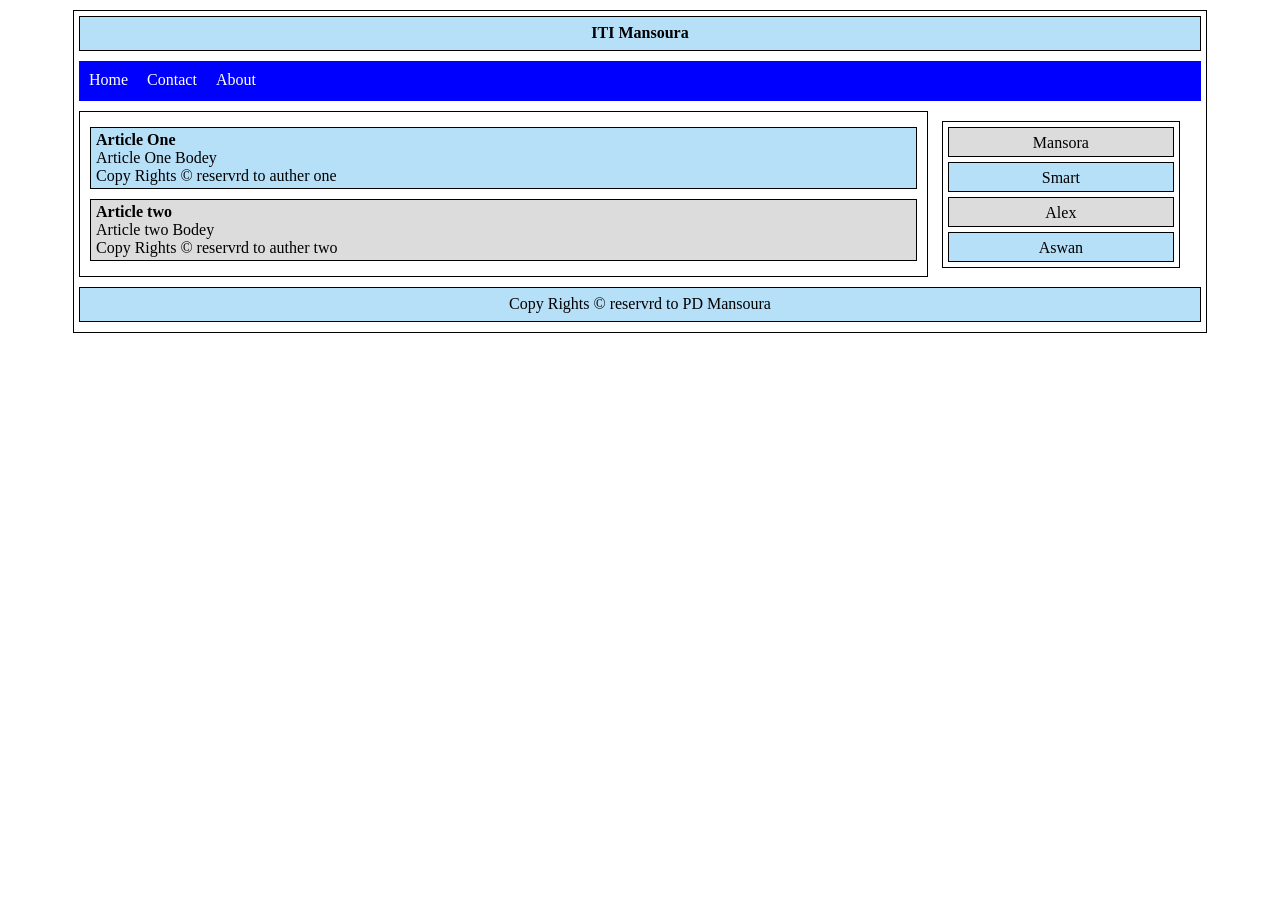
<file: lab1/lab1.1/index.html>
<!DOCTYPE html>
<html lang="en">
<head>
    <meta charset="UTF-8">
    <meta name="viewport" content="width=device-width, initial-scale=1.0">
    <link href="./index.css" rel="stylesheet">
    <title>lab1.1</title>
</head>
<body>
    <main>
        <header>
            ITI Mansoura
        </header>
        <nav>
            <a class="inlineBlock">Home</a>
            <a class="inlineBlock">Contact</a>
            <a class="inlineBlock">About</a>
        </nav>
        <section class="inlineBlock">
            <article class="background-blue">
                <h4>Article One</h4>
                Article One Bodey<br>
                Copy Rights &#169 reservrd to auther one 
            </article>
            <article class="background-gray">
                <h4>Article two</h4>
                Article two Bodey<br>
                Copy Rights &#169 reservrd to auther two
            </article>
        </section>
        <aside>
            <div class="background-gray">Mansora</div>
            <div class="background-blue">Smart</div>
            <div class="background-gray">Alex</div>
            <div class="background-blue">Aswan</div>
        </aside>
        <footer>
            Copy Rights &#169 reservrd to PD Mansoura
        </footer>
    </main>
</body>
</html>
</file>
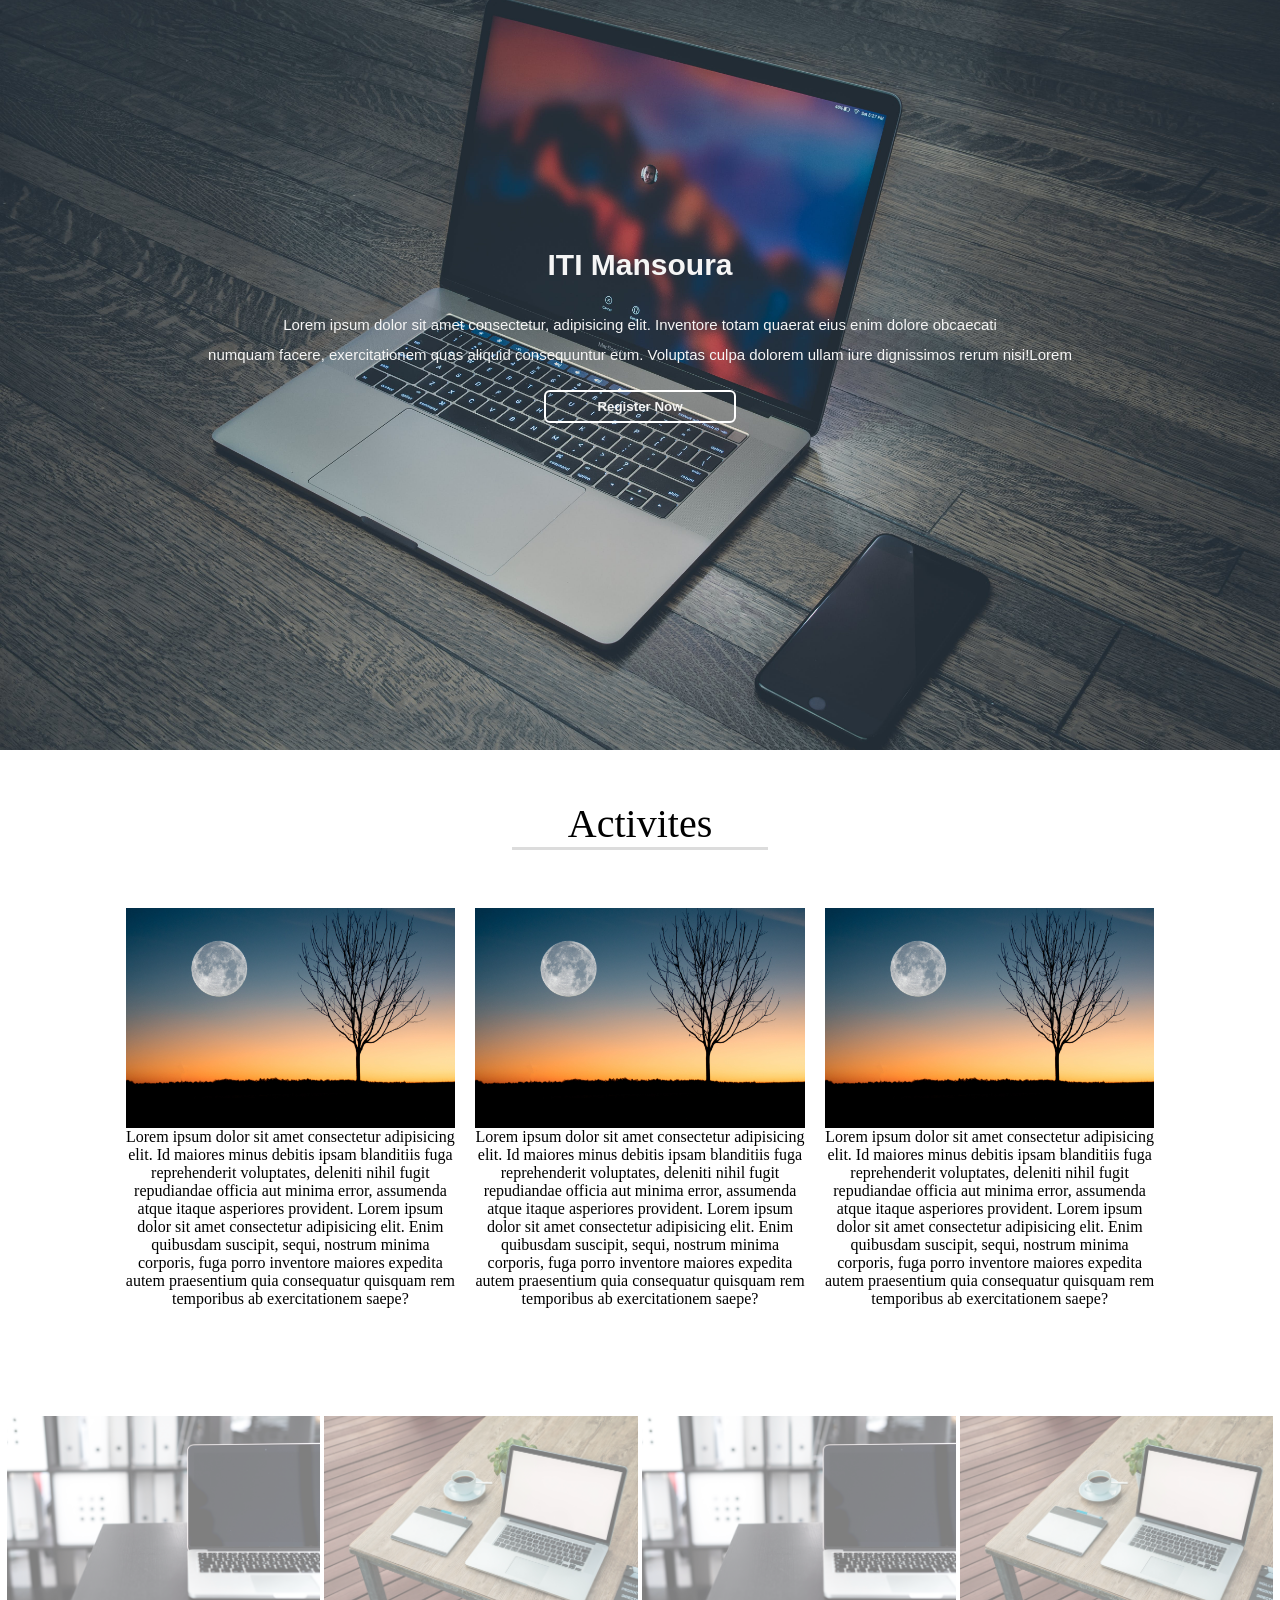
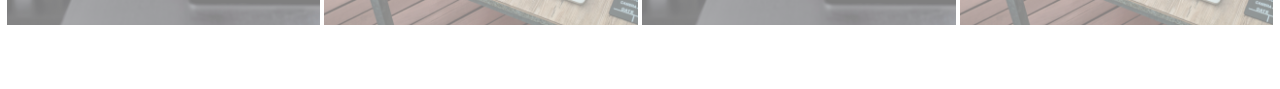
<file: lab1/lab1.2/index.html>
<!DOCTYPE html>
<html lang="en">

<head>
    <meta charset="UTF-8">
    <meta name="viewport" content="width=device-width, initial-scale=1.0">
    <link href="./index.css" rel="stylesheet">
    <title>lab1.2</title>
    <!-- Add icon library -->
    <link rel="stylesheet" href="https://cdnjs.cloudflare.com/ajax/libs/font-awesome/4.7.0/css/font-awesome.min.css">
</head>

<body>
    <main>
        <header>
            <h1>ITI Mansoura</h1>
            <br>
            Lorem ipsum dolor sit amet consectetur, adipisicing elit. Inventore totam quaerat eius enim dolore
            obcaecati<br>numquam facere, exercitationem quas aliquid consequuntur eum. Voluptas culpa dolorem ullam iure
            dignissimos rerum nisi!Lorem
            <br><button class="button">Register Now</button>
        </header>
        <section class="activites">
            Activites
        </section>
        <section class="activites-cards">
            <div class="activity-card">
                <img class="img-card" src="./images/pexels-884788.jpg" alt="Activity Image">
                <div class="media-section">
                    <a href="#" class="fa fa-facebook"></a>
                    <a href="#" class="fa fa-twitter"></a>
                    <a href="#" class="fa fa-google"></a>
                    <a href="#" class="fa fa-linkedin"></a>
                </div>
                <p>Lorem ipsum dolor sit amet consectetur adipisicing elit. Id maiores minus debitis ipsam blanditiis
                    fuga reprehenderit voluptates, deleniti nihil fugit repudiandae officia aut minima error, assumenda
                    atque itaque asperiores provident. Lorem ipsum dolor sit amet consectetur adipisicing elit. Enim
                    quibusdam suscipit, sequi, nostrum minima corporis, fuga porro inventore maiores expedita autem
                    praesentium quia consequatur quisquam rem temporibus ab exercitationem saepe?</p>

            </div>
            <div class="activity-card">
                <img class="img-card" src="./images/pexels-884788.jpg" alt="Activity Image">
                <div class="media-section">
                    <a href="#" class="fa fa-facebook"></a>
                    <a href="#" class="fa fa-twitter"></a>
                    <a href="#" class="fa fa-google"></a>
                    <a href="#" class="fa fa-linkedin"></a>
                </div>
                <p>Lorem ipsum dolor sit amet consectetur adipisicing elit. Id maiores minus debitis ipsam blanditiis
                    fuga reprehenderit voluptates, deleniti nihil fugit repudiandae officia aut minima error, assumenda
                    atque itaque asperiores provident. Lorem ipsum dolor sit amet consectetur adipisicing elit. Enim
                    quibusdam suscipit, sequi, nostrum minima corporis, fuga porro inventore maiores expedita autem
                    praesentium quia consequatur quisquam rem temporibus ab exercitationem saepe?</p>

            </div>
            <div class="activity-card">
                <img class="img-card" src="./images/pexels-884788.jpg" alt="Activity Image">
                <div class="media-section">
                    <a href="#" class="fa fa-facebook"></a>
                    <a href="#" class="fa fa-twitter"></a>
                    <a href="#" class="fa fa-google"></a>
                    <a href="#" class="fa fa-linkedin"></a>
                </div>
                <p>Lorem ipsum dolor sit amet consectetur adipisicing elit. Id maiores minus debitis ipsam blanditiis
                    fuga reprehenderit voluptates, deleniti nihil fugit repudiandae officia aut minima error, assumenda
                    atque itaque asperiores provident. Lorem ipsum dolor sit amet consectetur adipisicing elit. Enim
                    quibusdam suscipit, sequi, nostrum minima corporis, fuga porro inventore maiores expedita autem
                    praesentium quia consequatur quisquam rem temporibus ab exercitationem saepe?</p>

            </div>
        </section>
        <section class="footer-section">
            <footer>
                <img class="footer-img" src="./images/pexels-792194.jpg">
                <p>Lorem ipsum dolor sit amet consectetur adipisicing elit. Id maiores minus debitis ipsam blanditiis
                    uibusdam suscipit, sequi, nostrum minima corporis, fuga porro inventore maiores expedita autem
                    praesentium quia consequatur quisquam rem temporibus ab exercitationem saepe?
                </p>
            </footer>
            <footer>
                <img class="footer-img" src="./images/pexels-459653.jpg">
                <p>Lorem ipsum dolor sit amet consectetur adipisicing elit. Id maiores minus debitis ipsam blanditiis
                    uibusdam suscipit, sequi, nostrum minima corporis, fuga porro inventore maiores expedita autem
                    praesentium quia consequatur quisquam rem temporibus ab exercitationem saepe?
                </p>
            </footer>
            <footer>
                <img class="footer-img" src="./images/pexels-792194.jpg">
                <p>Lorem ipsum dolor sit amet consectetur adipisicing elit. Id maiores minus debitis ipsam blanditiis
                    uibusdam suscipit, sequi, nostrum minima corporis, fuga porro inventore maiores expedita autem
                    praesentium quia consequatur quisquam rem temporibus ab exercitationem saepe?
                </p>
            </footer>
            <footer>
                <img class="footer-img" src="./images/pexels-459653.jpg">
                <p>Lorem ipsum dolor sit amet consectetur adipisicing elit. Id maiores minus debitis ipsam blanditiis
                    uibusdam suscipit, sequi, nostrum minima corporis, fuga porro inventore maiores expedita autem
                    praesentium quia consequatur quisquam rem temporibus ab exercitationem saepe?
                </p>
            </footer>
        </section>
    </main>
</body>

</html>
</file>
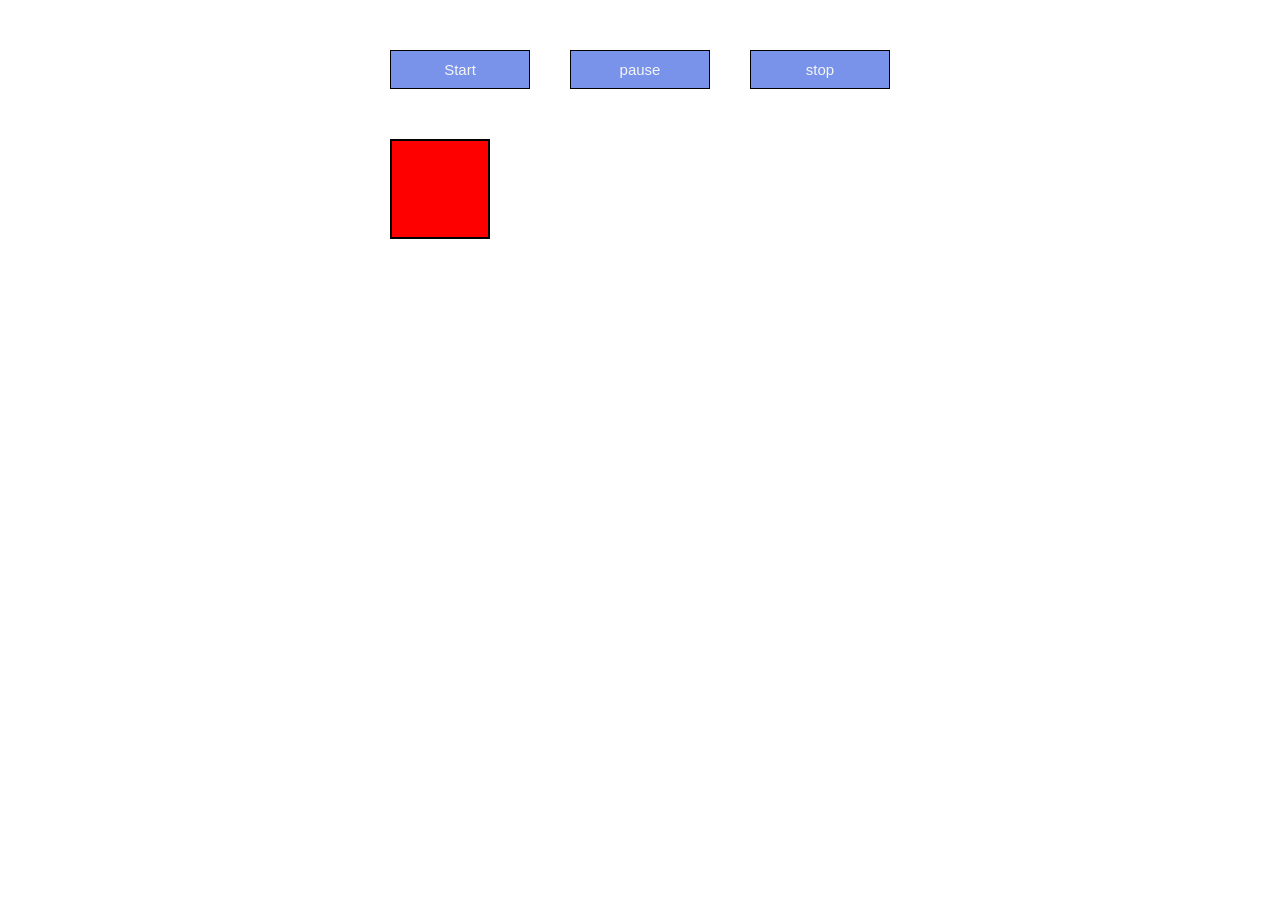
<file: lab2/lab2.1/index.html>
<!DOCTYPE html>
<html lang="en">

<head>
    <meta charset="UTF-8">
    <meta name="viewport" content="width=lap, initial-scale=1.0">
    <link href="./index.css" rel="stylesheet">
    <title>lab2.1</title>
</head>

<body>
    <main>
        <section class="buttons">
            <button>Start</button>
            <button id="pause">pause</button>
            <button id="stop">stop</button>
            <div class="square"></div>
        </section>
    </main>
</body>

</html>
</file>
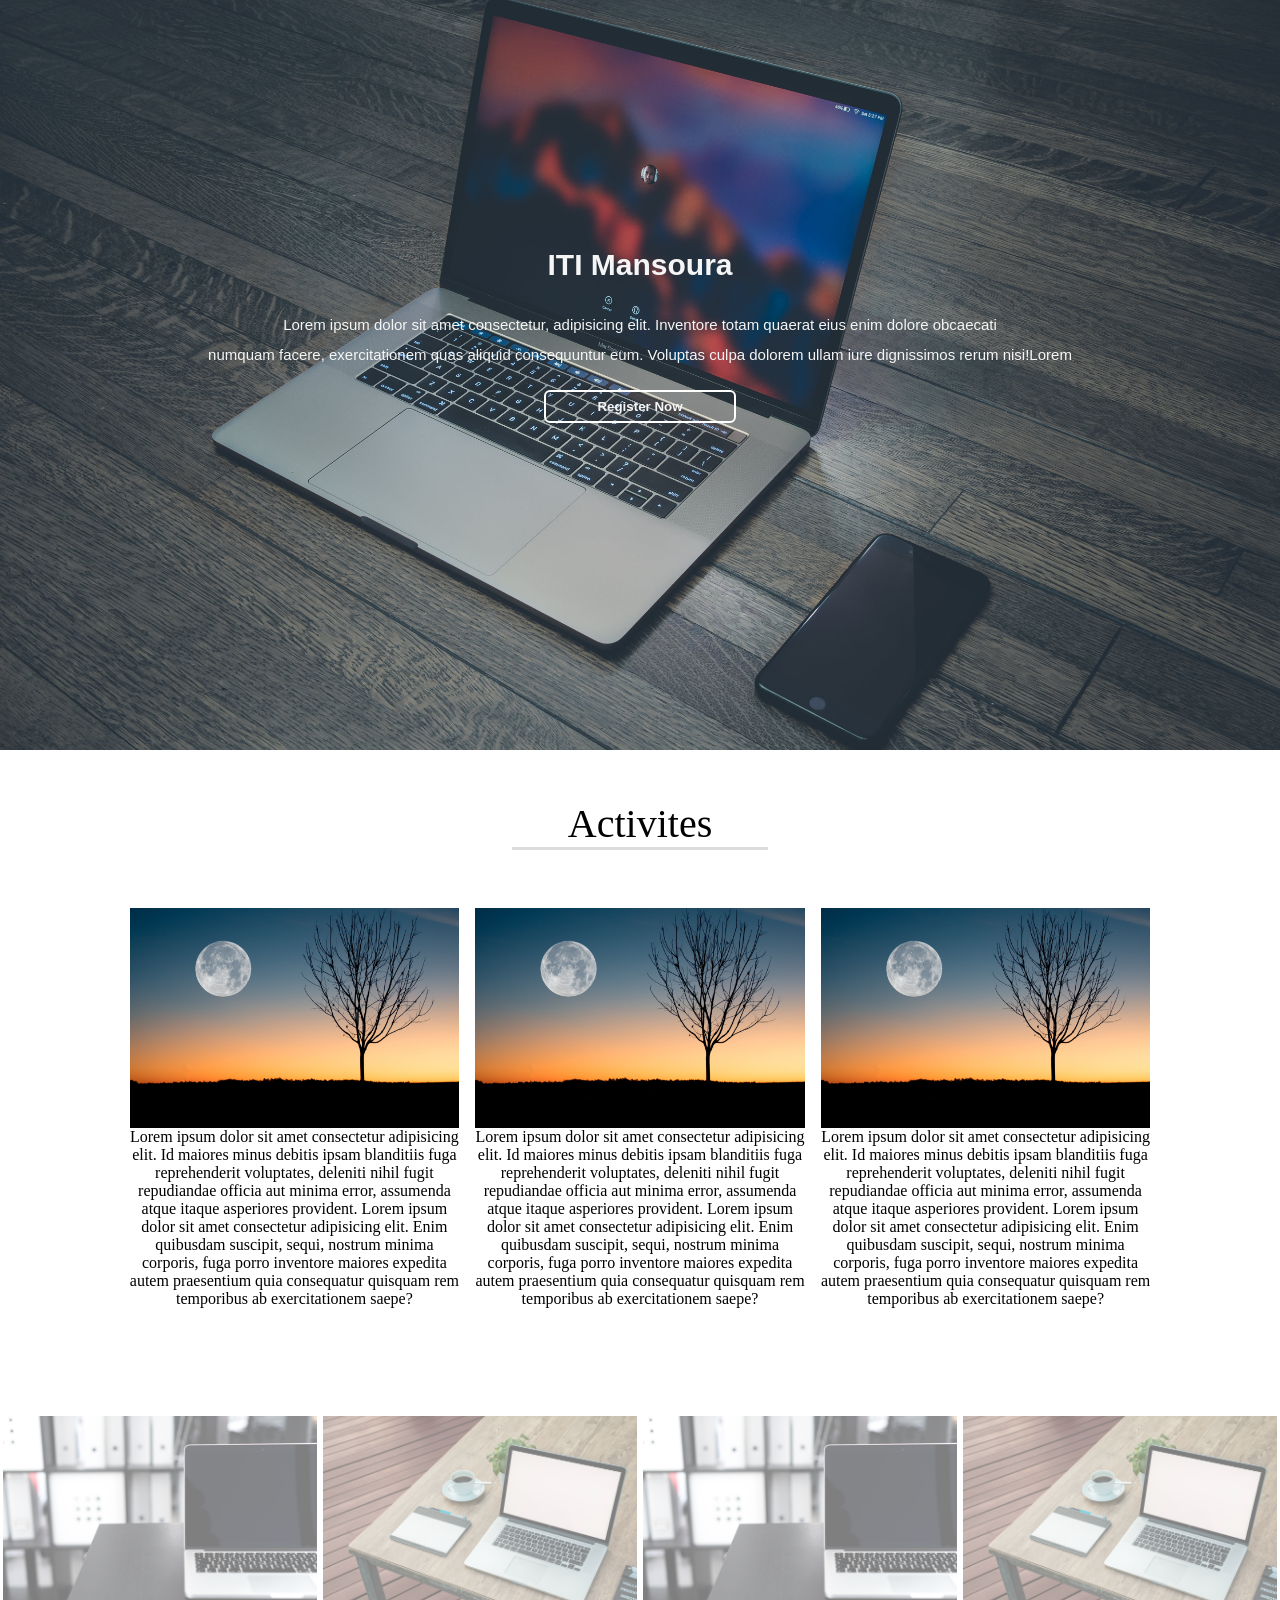
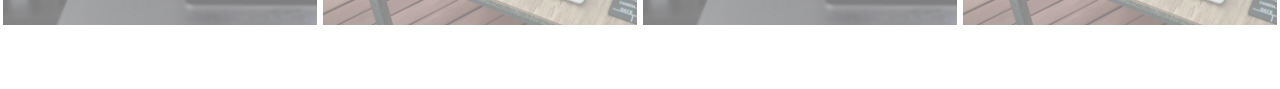
<file: lab2/lab2.2/index.html>
<!DOCTYPE html>
<html lang="en">

<head>
    <meta charset="UTF-8">
    <meta name="viewport" content="width=device-width, initial-scale=1.0">
    <link href="./index.css" rel="stylesheet">
    <title>lab2.2</title>
    <!-- Add icon library -->
    <link rel="stylesheet" href="https://cdnjs.cloudflare.com/ajax/libs/font-awesome/4.7.0/css/font-awesome.min.css">
</head>

<body>
    <main>
        <header>
            <h1>ITI Mansoura</h1>
            <br>
            Lorem ipsum dolor sit amet consectetur, adipisicing elit. Inventore totam quaerat eius enim dolore
            obcaecati<br>numquam facere, exercitationem quas aliquid consequuntur eum. Voluptas culpa dolorem ullam iure
            dignissimos rerum nisi!Lorem
            <br><button class="button">Register Now</button>
        </header>
        <section class="activites">
            Activites
        </section>
        <section class="activites-cards">
            <div class="activity-card">
                <img class="img-card" src="./images/pexels-884788.jpg" alt="Activity Image">
                <div class="media-section">
                    <a href="#" class="fa fa-facebook"></a>
                    <a href="#" class="fa fa-twitter"></a>
                    <a href="#" class="fa fa-google"></a>
                    <a href="#" class="fa fa-linkedin"></a>
                </div>
                <p>Lorem ipsum dolor sit amet consectetur adipisicing elit. Id maiores minus debitis ipsam blanditiis
                    fuga reprehenderit voluptates, deleniti nihil fugit repudiandae officia aut minima error, assumenda
                    atque itaque asperiores provident. Lorem ipsum dolor sit amet consectetur adipisicing elit. Enim
                    quibusdam suscipit, sequi, nostrum minima corporis, fuga porro inventore maiores expedita autem
                    praesentium quia consequatur quisquam rem temporibus ab exercitationem saepe?</p>

            </div>
            <div class="activity-card">
                <img class="img-card" src="./images/pexels-884788.jpg" alt="Activity Image">
                <div class="media-section">
                    <a href="#" class="fa fa-facebook"></a>
                    <a href="#" class="fa fa-twitter"></a>
                    <a href="#" class="fa fa-google"></a>
                    <a href="#" class="fa fa-linkedin"></a>
                </div>
                <p>Lorem ipsum dolor sit amet consectetur adipisicing elit. Id maiores minus debitis ipsam blanditiis
                    fuga reprehenderit voluptates, deleniti nihil fugit repudiandae officia aut minima error, assumenda
                    atque itaque asperiores provident. Lorem ipsum dolor sit amet consectetur adipisicing elit. Enim
                    quibusdam suscipit, sequi, nostrum minima corporis, fuga porro inventore maiores expedita autem
                    praesentium quia consequatur quisquam rem temporibus ab exercitationem saepe?</p>

            </div>
            <div class="activity-card">
                <img class="img-card" src="./images/pexels-884788.jpg" alt="Activity Image">
                <div class="media-section">
                    <a href="#" class="fa fa-facebook"></a>
                    <a href="#" class="fa fa-twitter"></a>
                    <a href="#" class="fa fa-google"></a>
                    <a href="#" class="fa fa-linkedin"></a>
                </div>
                <p>Lorem ipsum dolor sit amet consectetur adipisicing elit. Id maiores minus debitis ipsam blanditiis
                    fuga reprehenderit voluptates, deleniti nihil fugit repudiandae officia aut minima error, assumenda
                    atque itaque asperiores provident. Lorem ipsum dolor sit amet consectetur adipisicing elit. Enim
                    quibusdam suscipit, sequi, nostrum minima corporis, fuga porro inventore maiores expedita autem
                    praesentium quia consequatur quisquam rem temporibus ab exercitationem saepe?</p>

            </div>
        </section>
        <section class="footer-section">
            <footer>
                <img class="footer-img" src="./images/pexels-792194.jpg">
                <p>Lorem ipsum dolor sit amet consectetur adipisicing elit. Id maiores minus debitis ipsam blanditiis
                    uibusdam suscipit, sequi, nostrum minima corporis, fuga porro inventore maiores expedita autem
                    praesentium quia consequatur quisquam rem temporibus ab exercitationem saepe?
                </p>
            </footer>
            <footer>
                <img class="footer-img" src="./images/pexels-459653.jpg">
                <p>Lorem ipsum dolor sit amet consectetur adipisicing elit. Id maiores minus debitis ipsam blanditiis
                    uibusdam suscipit, sequi, nostrum minima corporis, fuga porro inventore maiores expedita autem
                    praesentium quia consequatur quisquam rem temporibus ab exercitationem saepe?
                </p>
            </footer>
            <footer>
                <img class="footer-img" src="./images/pexels-792194.jpg">
                <p>Lorem ipsum dolor sit amet consectetur adipisicing elit. Id maiores minus debitis ipsam blanditiis
                    uibusdam suscipit, sequi, nostrum minima corporis, fuga porro inventore maiores expedita autem
                    praesentium quia consequatur quisquam rem temporibus ab exercitationem saepe?
                </p>
            </footer>
            <footer>
                <img class="footer-img" src="./images/pexels-459653.jpg">
                <p>Lorem ipsum dolor sit amet consectetur adipisicing elit. Id maiores minus debitis ipsam blanditiis
                    uibusdam suscipit, sequi, nostrum minima corporis, fuga porro inventore maiores expedita autem
                    praesentium quia consequatur quisquam rem temporibus ab exercitationem saepe?
                </p>
            </footer>
        </section>
    </main>
</body>

</html>
</file>
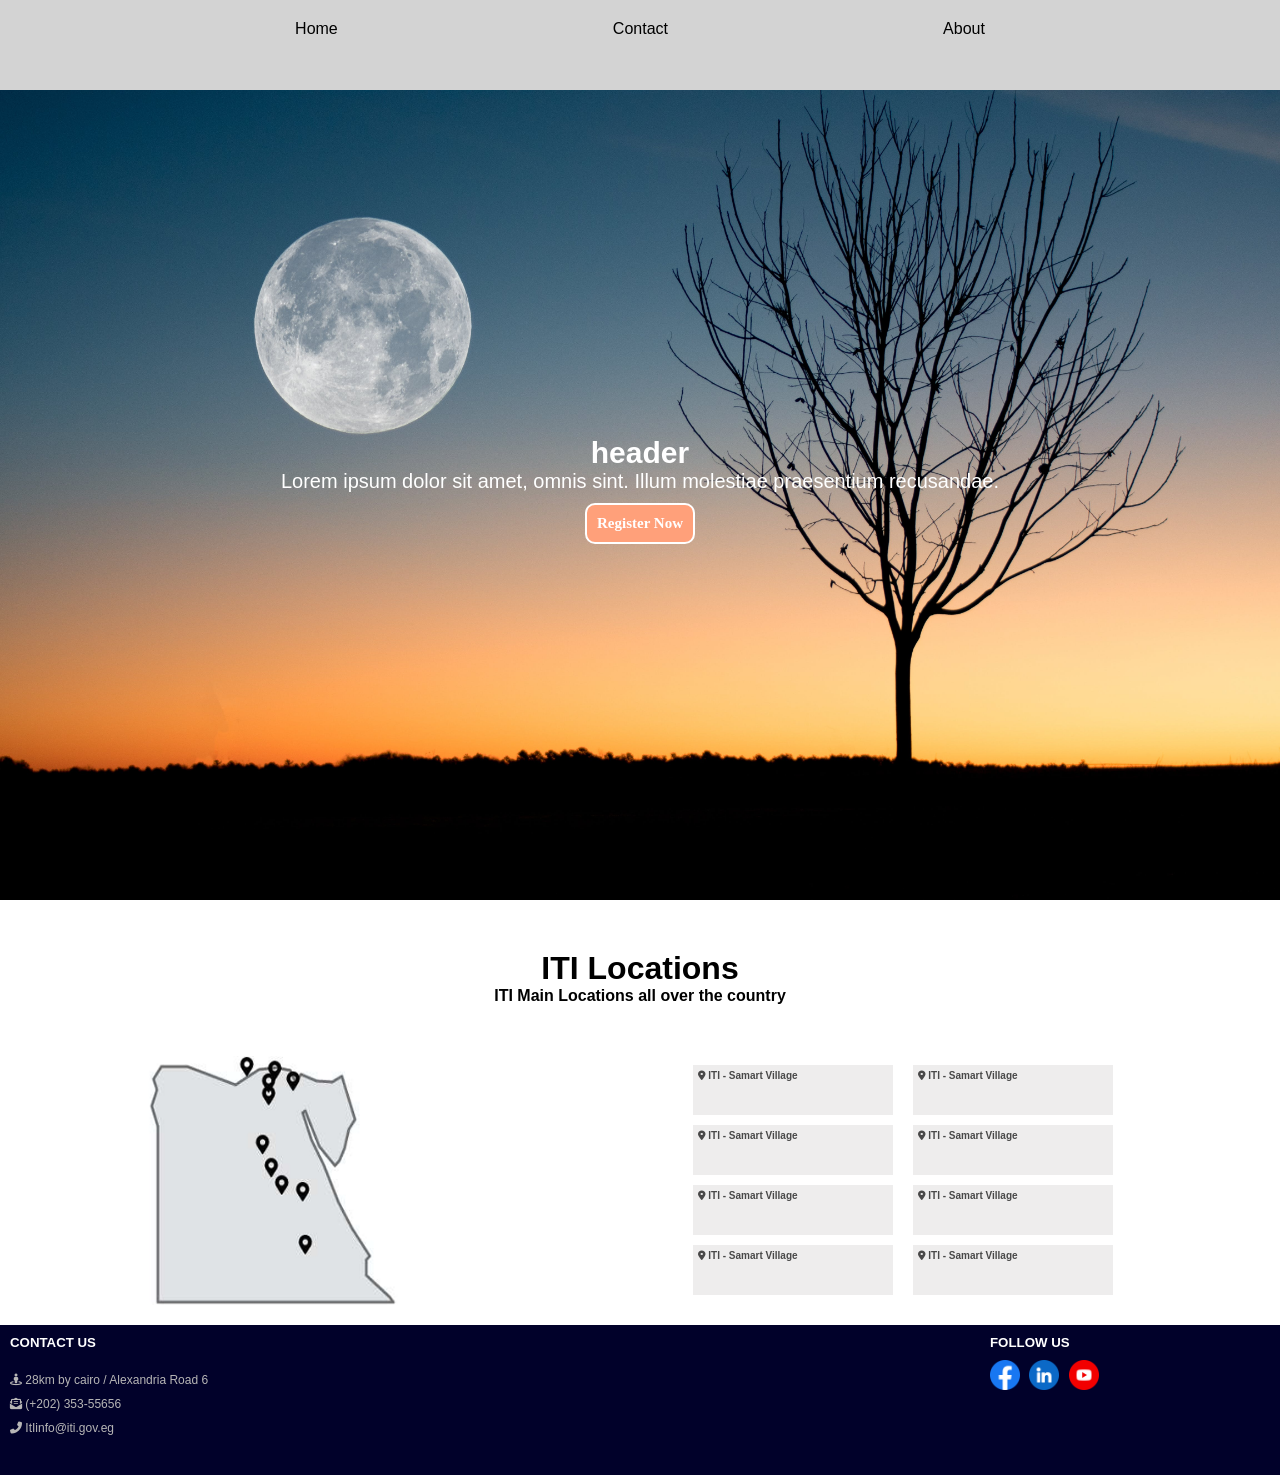
<file: lab2/lab2.3/index.html>
﻿<!DOCTYPE html>
<html>

<head>
    <meta charset="utf-8" />
    <title>lab2.3</title>
    <link href="./index.css" rel="stylesheet">
    <link rel="stylesheet" href="https://cdnjs.cloudflare.com/ajax/libs/font-awesome/6.5.0/css/all.min.css">
</head>

<body>
    <main id="main">
        <nav id="mainav">
            <ul>
                <li>Home</li>
                <li>Contact</li>
                <li>About</li>
            </ul>
        </nav>
        <section class="section1">

            <h1>header</h1>
            <p>Lorem ipsum dolor sit amet, omnis sint. Illum molestiae praesentium recusandae.</p>
            <a href="">Register Now</a>
        </section>
        <div class="titles">
            <h1>ITI Locations</h1>
            <h4>ITI Main Locations all over the country</h4>
        </div>

        <section class="section2">
            <img class="map-img" src="./map.png" alt="map">
            <section class="branches-section">
                <div class="branch-div">
                    <p><i class="fa-solid fa-location-dot"></i> ITI - Samart Village</p>
                </div>
                <div class="branch-div">
                    <p><i class="fa-solid fa-location-dot"></i> ITI - Samart Village</p>
                </div>
                <div class="branch-div">
                    <p><i class="fa-solid fa-location-dot"></i> ITI - Samart Village</p>
                </div>
                <div class="branch-div">
                    <p><i class="fa-solid fa-location-dot"></i> ITI - Samart Village</p>
                </div>
                <div class="branch-div">
                    <p><i class="fa-solid fa-location-dot"></i> ITI - Samart Village</p>
                </div>
                <div class="branch-div">
                    <p><i class="fa-solid fa-location-dot"></i> ITI - Samart Village</p>
                </div>
                <div class="branch-div">
                    <p><i class="fa-solid fa-location-dot"></i> ITI - Samart Village</p>
                </div>
                <div class="branch-div">
                    <p><i class="fa-solid fa-location-dot"></i> ITI - Samart Village</p>
                </div>
            </section>
        </section>
    </main>
    <footer>
        <section class="footer-left-section">
            <h5>CONTACT US</h5>
            <br>
            <p><i class="fa-solid fa-street-view"></i>  28km by cairo / Alexandria Road 6</p>
            <p><i class="fa-solid fas 	fas fa-envelope-open-text"></i>  (+202) 353-55656</p>
            <p><i class="fa-solid fas 	fas fa-phone-alt"></i>  ItIinfo@iti.gov.eg</p>
        </section>
        <section class="footer-right-section">
            <h5>FOLLOW US</h5>
            <img class="media-icon" src="./facebook.png" alt="facebook">
            <img class="media-icon" src="./linkedin.png" alt="linkedin">
            <img class="media-icon" src="./youtube.png" alt="Youtube">
        </section>
    </footer>
</body>

</html>
</file>
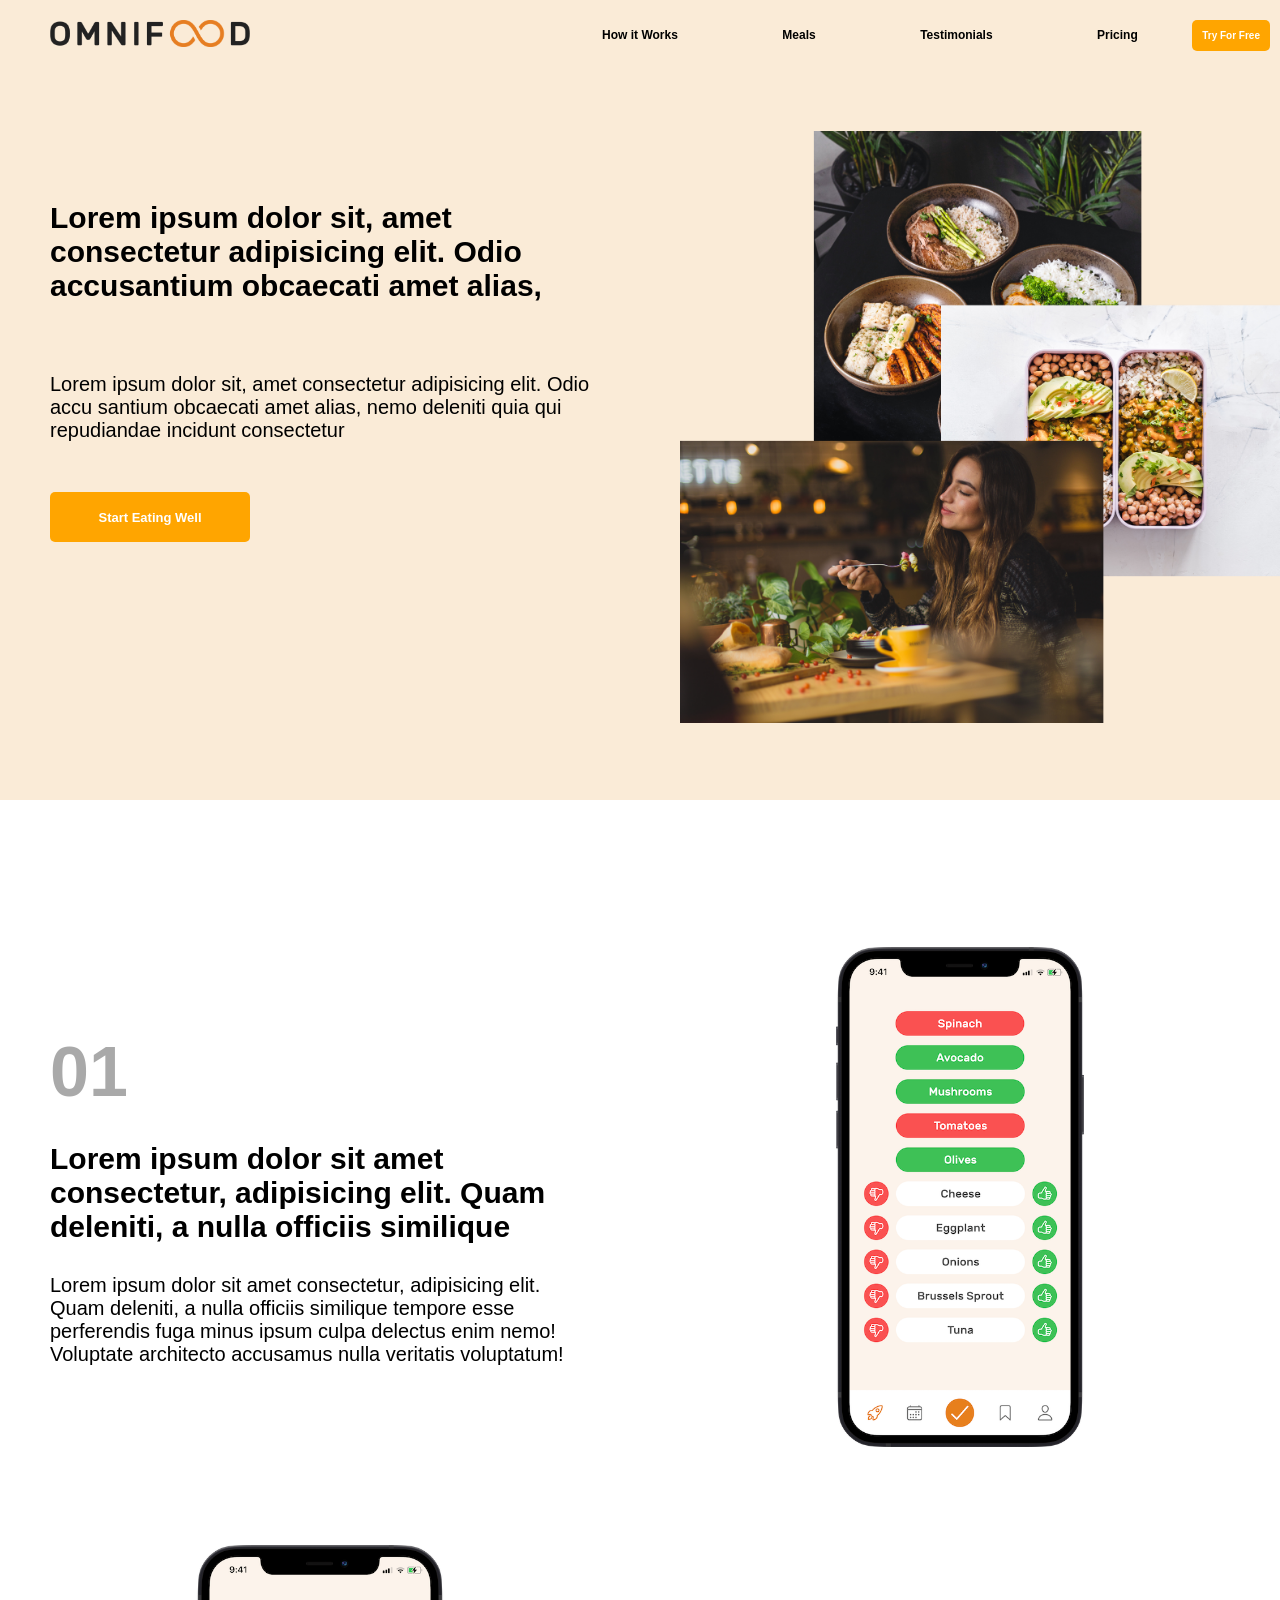
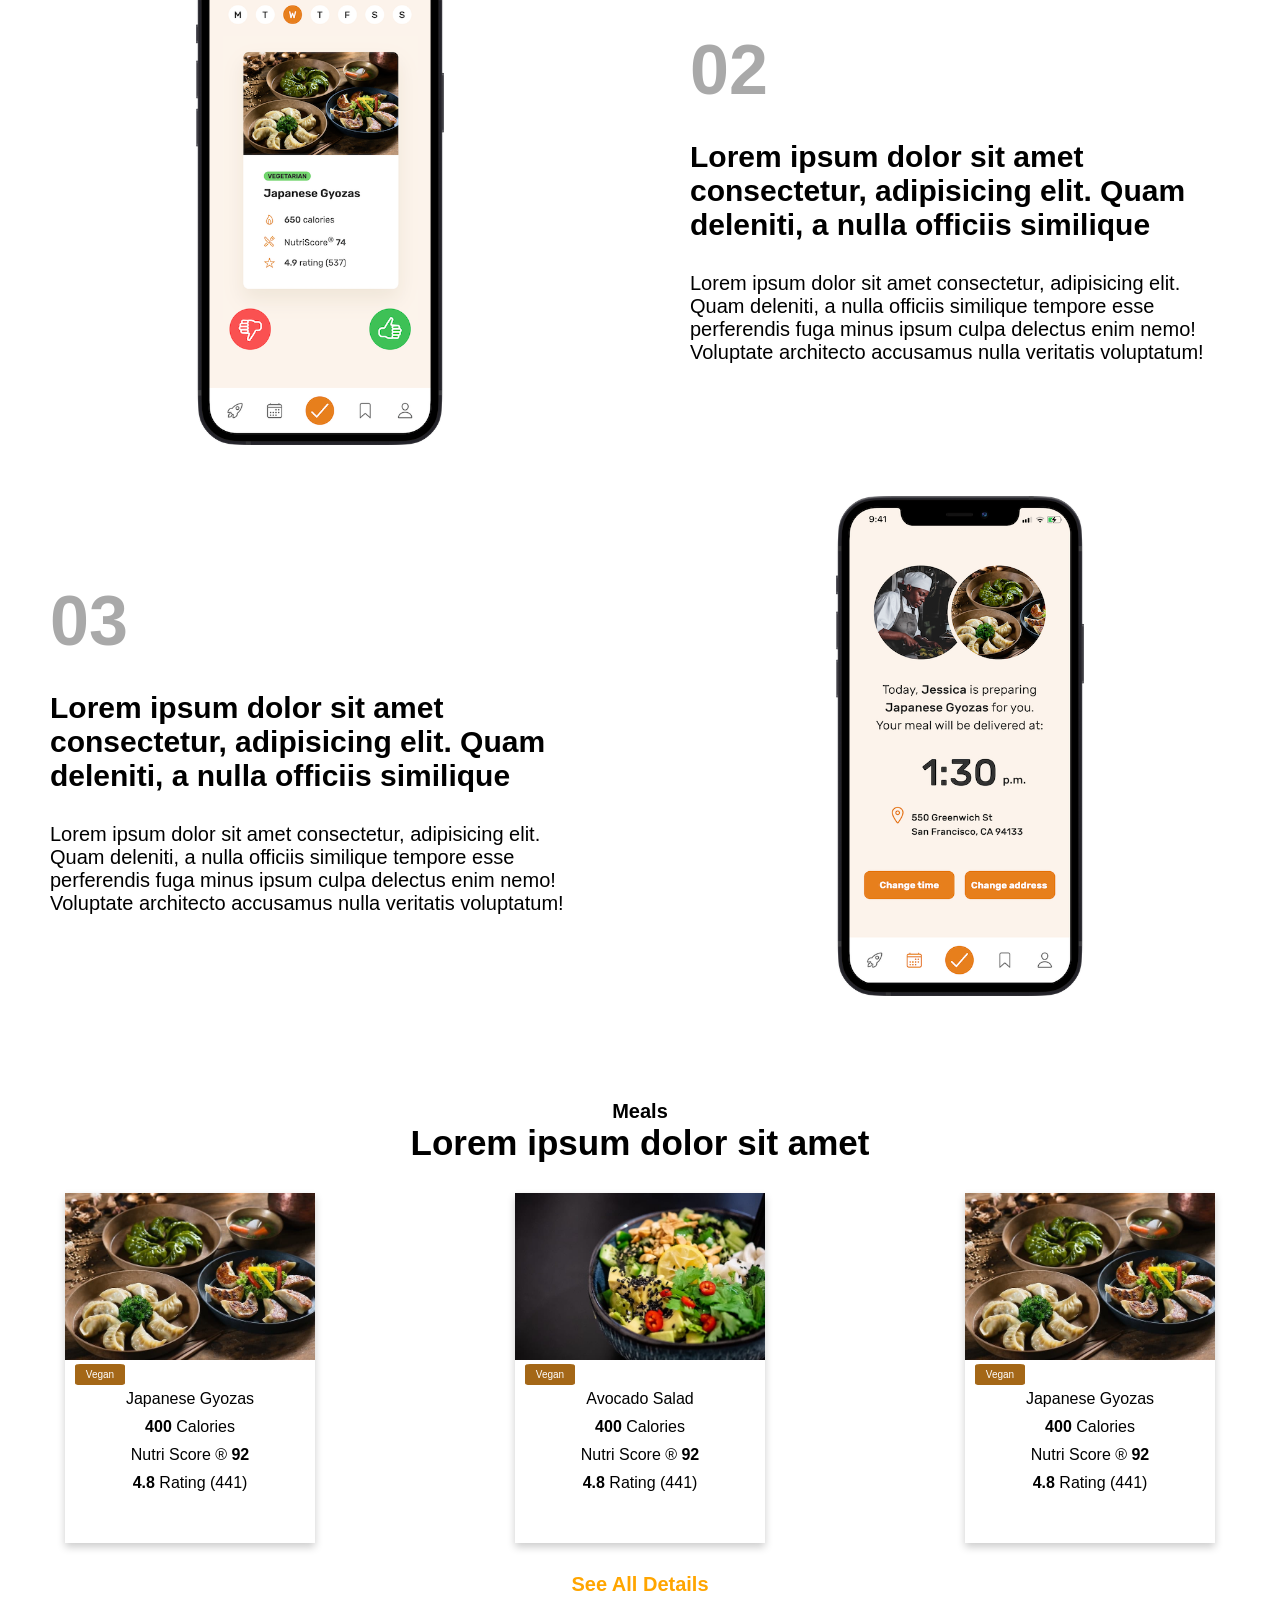
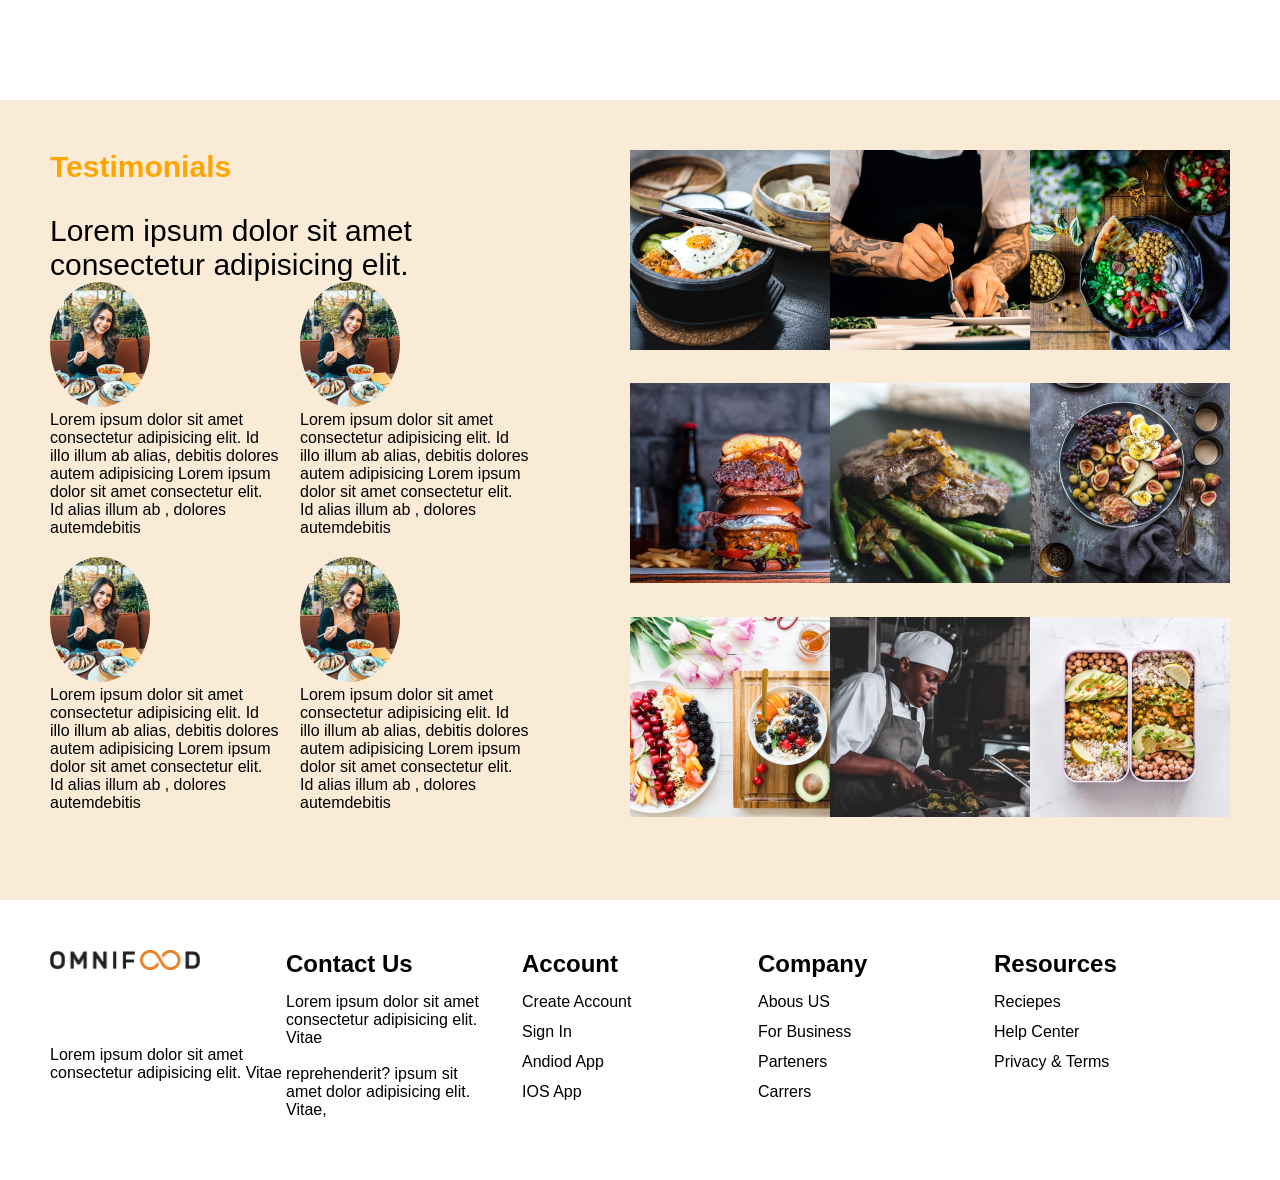
<file: lab3/lab3.1/index.html>
<!DOCTYPE html>
<html lang="en">

<head>
    <meta charset="UTF-8">
    <meta name="viewport" content="width=device-width, initial-scale=1.0">
    <title>Document</title>
    <link rel="stylesheet" href="style.css">
</head>

<body>
    <section class="section-hero">
        <nav>
            <div>
                <img src="./images/omnifood-logo.png" alt="">
            </div>
            <div>
                <ul>
                    <a href="">How it Works</a>
                    <a href="">Meals</a>
                    <a href="">Testimonials</a>
                    <a href="">Pricing</a>
                    <button type="button">Try For Free</button>
                </ul>
            </div>
        </nav>
        <div class="hero">
            <div id="aside1">
                <h1>Lorem ipsum dolor sit, amet consectetur adipisicing elit. Odio accusantium obcaecati amet alias,
                </h1>
                <p>Lorem ipsum dolor sit, amet consectetur adipisicing elit. Odio accu santium obcaecati amet alias,
                    nemo deleniti quia qui repudiandae incidunt consectetur </p>
                <button>Start Eating Well</button>
            </div>
            <div id="aside2">
                <img src="./images/hero.png" alt="">
            </div>
        </div>
    </section>

    <section class="mobile-section">
        <div class="text01">
            <h2>01</h2>
            <h3>Lorem ipsum dolor sit amet consectetur, adipisicing elit. Quam deleniti, a nulla officiis similique
            </h3>
            <p>Lorem ipsum dolor sit amet consectetur, adipisicing elit. Quam deleniti, a nulla officiis similique
                tempore esse perferendis fuga minus ipsum culpa delectus enim nemo!
                Voluptate architecto accusamus nulla veritatis voluptatum!</p>
        </div>
        <div class="image01">
            <img src="./images/app/app-screen-1.png" alt="">
        </div>
        <div class="image02">
            <img src="./images/app/app-screen-2.png" alt="">
        </div>
        <div class="text02">
            <h2>02</h2>
            <h3>Lorem ipsum dolor sit amet consectetur, adipisicing elit. Quam deleniti, a nulla officiis similique
            </h3>
            <p>Lorem ipsum dolor sit amet consectetur, adipisicing elit. Quam deleniti, a nulla officiis similique
                tempore esse perferendis fuga minus ipsum culpa delectus enim nemo!
                Voluptate architecto accusamus nulla veritatis voluptatum!</p>
        </div>
        <div class="text03">
            <h2>03</h2>
            <h3>Lorem ipsum dolor sit amet consectetur, adipisicing elit. Quam deleniti, a nulla officiis similique
            </h3>
            <p>Lorem ipsum dolor sit amet consectetur, adipisicing elit. Quam deleniti, a nulla officiis similique
                tempore esse perferendis fuga minus ipsum culpa delectus enim nemo!
                Voluptate architecto accusamus nulla veritatis voluptatum!</p>
        </div>
        <div class="image03">
            <img src="./images/app/app-screen-3.png" alt="">
        </div>
    </section>

    <section class="meal-section">
        <h4 class="meals">Meals</h4>
        <h2 class="mealdetails">Lorem ipsum dolor sit amet </h2>
        <div class="meals-cards">
            <div class="card">
                <img src="./images/meals/meal-1.jpg" alt="Item">
                <p class="texticon">Vegan</p>
                <p class="itemname">Japanese Gyozas</p>
                <p><b>400</b> Calories</p>
                <p>Nutri Score &reg; <b>92</b> </p>
                <p><b>4.8</b> Rating (441)</p>
            </div>
            <div class="card">
                <img src="./images/meals/meal-2.jpg" alt="Item">
                <p class="texticon">Vegan </p>
                <p class="itemname">Avocado Salad</p>
                <p><b>400</b> Calories</p>
                <p>Nutri Score &reg; <b>92</b> </p>
                <p><b>4.8</b> Rating (441)</p>

            </div>
            <div class="card">
                <img src="./images/meals/meal-3.jpg" alt="Item">
                <p class="texticon">Vegan</p>
                <p class="itemname">Japanese Gyozas</p>
                <p><b>400</b> Calories</p>
                <p>Nutri Score &reg; <b>92</b> </p>
                <p><b>4.8</b> Rating (441)</p>
            </div>
        </div>
        <a class="seealldetails" href="">See All Details</a>
    </section>

    <section class="testimonials-section">
        <div class="left-section">
            <h2 class="testimonials-heading">Testimonials</h2>
            <p class="testimonials-ph">Lorem ipsum dolor sit amet consectetur adipisicing elit.</p>
            <div class="reviews">
                <div class="customer">
                    <img src="./images/eating.jpg" alt="">
                    <p>Lorem ipsum dolor sit amet consectetur adipisicing elit. Id illo illum ab alias, debitis dolores autem
                        adipisicing Lorem ipsum dolor sit amet consectetur  elit. Id alias illum ab ,  dolores autemdebitis
                    </p>
                </div>
                <div class="customer">
                    <img src="./images/eating.jpg" alt="">
                    <p>Lorem ipsum dolor sit amet consectetur adipisicing elit. Id illo illum ab alias, debitis dolores autem
                        adipisicing Lorem ipsum dolor sit amet consectetur  elit. Id alias illum ab ,  dolores autemdebitis
                    </p>
                </div>
                <div class="customer">
                    <img src="./images/eating.jpg" alt="">
                    <p>Lorem ipsum dolor sit amet consectetur adipisicing elit. Id illo illum ab alias, debitis dolores autem
                        adipisicing Lorem ipsum dolor sit amet consectetur  elit. Id alias illum ab ,  dolores autemdebitis
                    </p>
                </div>
                <div class="customer">
                    <img src="./images/eating.jpg" alt="">
                    <p>Lorem ipsum dolor sit amet consectetur adipisicing elit. Id illo illum ab alias, debitis dolores autem
                        adipisicing Lorem ipsum dolor sit amet consectetur  elit. Id alias illum ab ,  dolores autemdebitis
                    </p>
                </div>
            </div>
        </div>
        <div class="right-section">
            <img class="test-image" src="./images/gallery/gallery-1.jpg" alt="">
            <img class="test-image" src="./images/gallery/gallery-10.jpg" alt="">
            <img class="test-image" src="./images/gallery/gallery-11.jpg" alt="">
            <img class="test-image" src="./images/gallery/gallery-12.jpg" alt="">
            <img class="test-image" src="./images/gallery/gallery-2.jpg" alt="">
            <img class="test-image" src="./images/gallery/gallery-3.jpg" alt="">
            <img class="test-image" src="./images/gallery/gallery-4.jpg" alt="">
            <img class="test-image" src="./images/gallery/gallery-5.jpg" alt="">
            <img class="test-image" src="./images/gallery/gallery-6.jpg" alt="">
        </div>

    </section>

    <footer>
        <div class="logos">
            <img src="./images/omnifood-logo.png" alt="">
            <br><br><br><br><br>
            <p>Lorem ipsum dolor sit amet consectetur adipisicing elit. Vitae </p>
        </div>
        <div class="contactus">
            <h2>Contact Us</h2>
            <p>Lorem ipsum dolor sit amet consectetur adipisicing elit. Vitae </p>
            <br>
            <p>reprehenderit? ipsum  sit amet dolor adipisicing elit. Vitae,  </p>
        </div>
        <div class="account">
            <h2>Account</h2>
            <a href="">Create Account</a>
            <a href="">Sign In</a>
            <a href="">Andiod App</a>
            <a href="">IOS App</a>
        </div>
        <div class="company">
            <h2>Company</h2>
            <a href="">Abous US</a>
            <a href="">For Business</a>
            <a href="">Parteners</a>
            <a href="">Carrers</a>
        </div>
        <div class="resources">
            <h2>Resources</h2>
            <a href="">Reciepes</a>
            <a href="">Help Center</a>
            <a href="">Privacy & Terms</a>
        </div>
    </footer>

</body>

</html>
</file>
<file: lab1/lab1.1/index.css>
*{
    margin: 5px;
    padding: 0px;
    box-sizing: border-box;
}
main{
    border: 1px solid black;
    width: 90%;
    margin: auto;
}
header{
    border: 1px solid black;
    text-align: center;
    font-weight: bold;
    background-color: rgb(182, 223, 248);
    margin: 5px;
    /*********/
    text-align: center;
    height: 35px;
    padding: 7px;
    margin-bottom: 10px;
}
nav{
    background-color: blue;
    margin: 5px;
    color: white;
    height: 40px;
    padding: 5px 0px 5px 0px;
}

a{
    margin-left: 10px;
}
.inlineBlock
{
    display: inline-block;
}
section{
    border: 1px solid black;
    width:75%;
    padding: 5px 5px;
}
h4{
    margin: 0px;
}
article{
    border: 1px solid black;
    padding: 3px 5px; 
    margin: 10px 5px;
}
.background-gray{
    background-color: gainsboro;
}
.background-blue{
    background-color: rgb(182, 223, 248);
}
aside{
    border: 1px solid black;
    width: 21%;
    display: inline-block;
}
div{
    border: 1px solid black;
    text-align: center;
    height: 30px;
    padding: 6px;
}
footer{
    border: 1px solid black;
    text-align: center;
    height: 35px;
    padding: 7px;
    margin-bottom: 10px;
    background-color: rgb(182, 223, 248);
}
@media all and (max-width: 700px) {
    aside{
        display: none;
    }
    section{
        width:95%;
        margin: auto;
    }
  }
</file>
<file: lab1/lab1.2/index.css>
* {
    margin: 0;
    padding: 0;
    box-sizing: border-box;
}

header {
    width: 100%;
    height: 750px;
    background-image: url("./images/pexels.jpg");
    background-repeat: no-repeat;
    background-position: center;
    background-size: cover;
    color: white;
    line-height: 30px;
    text-align: center;
    padding-top: 250px;
    font-size: 15px;
    color: whitesmoke;
    font-family: 'Lucida Sans', 'Lucida Sans Regular', 'Lucida Grande', 'Lucida Sans Unicode', Geneva, Verdana, sans-serif;
}

.button {
    width: 15%;
    padding: 7px;
    margin: 20px;
    background: none;
    color: whitesmoke;
    border: 2px solid white;
    border-radius: 6px;
    font-weight: 600;
}

.button:hover {
    background-color: orange;
    cursor: pointer;
}

.activites {
    text-align: center;
    width: 20%;
    margin: 50px auto;
    font-size: 40px;
    border-block-end: 3px solid gainsboro;
}

.activites-cards {
    width: 90%;
    margin: auto;
    text-align: center;
}

.activity-card {
    width: 30%;
    display: inline-block;
    text-align: center;
    padding: 8px;
}

.img-card {
    width: 100%;
    height: auto;
    display: block;
    margin-bottom: 0px;
}

.media-section {
    background-color: rgba(0, 0, 0, 0.7);
    display: none;
    width: 100%;
    transition: opacity 0.3s ease; /* Smooth transition */
}

.activity-card:hover .media-section {
    display: inline-block; /* Visible when hovering */
    transition: opacity 0.3s ease;
}
.media-section a {
    color: white;
    font-size: large; /* Increased icon size */
    padding: 5%; /* More space around icons */
    text-align: center;
    text-decoration: none;
    margin: 2 px; /* More spacing between icons */
    border-radius: 50%;
    width: 18%; /* Larger circle */
    height: 18%; /* Larger circle */
    line-height: 20px; /* Center vertically */
    transition: transform 0.3s ease; /* Smooth hover effect */
}

.media-section a:hover {
    transform: scale(1.1); /* Slight zoom effect on hover */
}

.fa-facebook {
    background: #3B5998;
    color: white;
}

.fa-twitter {
    background: #55ACEE;
    color: white;
}

.fa-google {
    background: #dd4b39;
    color: white;
}

.fa-linkedin {
    background: #007bb5;
    color: white;
}
.footer-section{
    width: 100%;
    text-align: center;
}
footer{
    width: 24.5%;
    text-align: center;
    /*margin: 100px 0px 100px 0px;*/
    margin: auto;
    margin-top: 100px;
    display: inline-block;
}
.footer-img{
    display: block;
    width: 100%;
    position: relative;
    opacity: 0.5;
    margin-bottom: 60px;
}
footer>p{
    display: none;
    position:absolute;
    width: 24%;
    text-align: center;
}
footer:hover p, footer:hover .footer-img{
    
    display: block;
    opacity: 1;
    transition: opacity 0.3s ease;
}
@media all and (max-width:800px) {
    .activity-card {
        width: 100%;
    }
    footer, footer>p{
        width: 100%;
    }
    
}
</file>
<file: lab2/lab2.1/index.css>
*{
    margin: 0;
    padding: 0;
    box-sizing: border-box;
}
main{
    display: flex;
    flex-direction: column;
    width: 500px;
    height: 500px;
    margin: 50px auto;
}
.buttons{
    width: 100%;
    display: flex;
    flex-direction: row;
    flex-wrap: wrap;
    justify-content:space-between;
    margin-bottom: 20px;
}
button{
    background-color: rgb(121, 147, 234);
    color: whitesmoke;
    padding: 10px;
    width: 140px;
    font-size: 15px;
    border: 1px solid black;
    margin-bottom: 50px;
}
.square{
    border: 2px solid black;
    width: 100px;
    height: 100px;
    background-color: red;
    animation: animate 5s infinite;
}
#pause:hover ~.square{
    animation-play-state: paused;
}
#stop:hover ~ .square{
    animation: none;
}
.square:hover{
    animation-play-state: paused;
}
@keyframes animate{
    25%{
        transform: translate(400px);
    }
    50%{
        transform: translate(400px,300px);

    }
    75%{
        transform: translate(0,300px);

    }
    100%{
        transform: translate(0,0);

    }
}
</file>
<file: lab2/lab2.2/index.css>
* {
    margin: 0;
    padding: 0;
    box-sizing: border-box;
}

header {
    width: 100%;
    height: 750px;
    background-image: url("./images/pexels.jpg");
    background-repeat: no-repeat;
    background-position: center;
    background-size: cover;
    color: white;
    line-height: 30px;
    text-align: center;
    padding-top: 250px;
    font-size: 15px;
    color: whitesmoke;
    font-family: 'Lucida Sans', 'Lucida Sans Regular', 'Lucida Grande', 'Lucida Sans Unicode', Geneva, Verdana, sans-serif;
}

.button {
    width: 15%;
    padding: 7px;
    margin: 20px;
    background: none;
    color: whitesmoke;
    border: 2px solid white;
    border-radius: 6px;
    font-weight: 600;
}

.button:hover {
    background-color: orange;
    cursor: pointer;
}

.activites {
    text-align: center;
    width: 20%;
    margin: 50px auto;
    font-size: 40px;
    border-block-end: 3px solid gainsboro;
}

.activites-cards {
    width: 90%;
    margin: auto;
    text-align: center;
    justify-content: center;
    display: flex;
    flex-wrap: wrap;
}

.activity-card {
    width: 30%;
    text-align: center;
    padding: 8px;
}

.img-card {
    width: 100%;
    height: auto;
    display: flex;
    flex-direction: column;
    margin-bottom: 0px;
}

.media-section {
    background-color: rgba(0, 0, 0, 0.7);
    display: none;
    width: 100%;
    padding: 5px;
    transition: opacity 0.3s ease; /* Smooth transition */
}

.activity-card:hover .media-section {
    display: flex; /* Visible when hovering */
    justify-content: space-between;
    transition: opacity 0.3s ease;
}
.media-section a {
    color: white;
    font-size: large; /* Increased icon size */
    padding: 5%; /* More space around icons */
    text-align: center;
    text-decoration: none;
    margin: 2 px; /* More spacing between icons */
    border-radius: 50%;
    width: 18%; /* Larger circle */
    height: 18%; /* Larger circle */
    line-height: 20px; /* Center vertically */
    transition: transform 0.3s ease; /* Smooth hover effect */
}

.media-section a:hover {
    transform: scale(1.1); /* Slight zoom effect on hover */
}

.fa-facebook {
    background: #3B5998;
    color: white;
}

.fa-twitter {
    background: #55ACEE;
    color: white;
}

.fa-google {
    background: #dd4b39;
    color: white;
}

.fa-linkedin {
    background: #007bb5;
    color: white;
}
.footer-section{
    width: 100%;
    text-align: center;
    display: flex;
    flex-direction: row;
    flex-wrap: wrap;
    justify-content: center;
}
footer{
    width: 24.5%;
    text-align: center;
    /*margin: 100px 0px 100px 0px;*/
    margin: auto;
    margin-top: 100px;
}
.footer-img{
    width: 100%;
    position: relative;
    opacity: 0.5;
    margin-bottom: 60px;
}
footer>p{
    display: none;
    position:absolute;
    width: 24%;
    text-align: center;
}
footer:hover p, footer:hover .footer-img{
    
    display: flex;
    opacity: 1;
    transition: opacity 0.3s ease;
}
@media all and (max-width:700px) {
    .activity-card {
        width: 100%;
    }
    footer, footer>p{
        width: 100%;
    }
    
}
</file>
<file: lab2/lab2.3/index.css>
* {
    margin: 0;
    padding: 0;
    box-sizing: border-box;
    font-family: Arial, Helvetica, sans-serif, Geneva, Tahoma, sans-serif;
}

nav {
    /* width: 100vw; */
    min-height: 10vh;
    /*border: 2px solid black;*/
    /*margin: 2px;*/
    padding: 20px;
    background-color: lightgrey;
}

ul>li {
    list-style: none;
}

ul {
    display: flex;
    justify-content: space-evenly;
    align-items: center;
}

ul>li:hover {
    cursor: pointer;
    color: white;
}

.section1 {
    background-image: url("./pexels-884788.jpg");
    height: 90vh;
    background-size: cover;
    display: flex;
    flex-direction: column;
    color: white;
    font-size: 20px;
    align-items: center;
    justify-content: center;

}

section>a {
    text-decoration: none;
    color: #fff;
    background-color: lightsalmon;
    border: 2px solid white;
    border-radius: 10px;
    padding: 10px;
    margin: 10px;
    font: bold 15px verdana;
}

section>a:hover {
    background-image: linear-gradient(to left, rgb(232 216 216), rgb(88 143 230));
}

main {
    display: flex;
    flex-direction: column;
   
}
.section2{
    margin-top: 50px;
    display: flex;
    flex-direction: row;
    flex-wrap: wrap;
    justify-content: space-around;
}
.map-img{
    width: 250px;
    height: 250px;
}
.branches-section{
    display: flex;
    flex-wrap: wrap;
    /* justify-content: center; */
    height: 270px;
    padding: 0;
    flex-direction: column;
    align-content: flex-end;
}
.branch-div{
    
    background-color: rgb(238, 237, 237);
    display: flex;
    font-weight: bold;
    flex-direction: row;
    flex-wrap: wrap;
    width: 200px;
    height: 50px;
    font-size: x-small;
    padding:5px 0px 5px 5px;
    color: rgb(73, 73, 73);
    margin-right: 20px;
    margin-top: 10px;
    
}
.branch-div:hover{
    color: rgb(180, 0, 0);
}
.titles{
    margin-top: 50px;
    text-align: center;
}
footer{
    background-color: rgb(1, 1, 42);
    height: 150px;
    display: flex;
    justify-content: space-between;
}
.footer-left-section{
    color: white;
    padding: 10px;
}
.footer-left-section>p{
    color: rgb(183, 182, 182);
    font-size: 12px;
    padding: 5px 0px;
}
.color-gray{
    color: gray;
}
.footer-right-section{
    width: 300px;
    color: white;
    padding: 10px;
}
.footer-right-section>h4{
    display: flex;
}
.media-icon{
    width: 30px;
    margin: 10px 5px 0px 0px;
}
</file>
<file: lab3/lab3.1/style.css>
* {
    margin: 0;
    padding: 0;
    box-sizing: border-box;
    font-family: Verdana, Geneva, Tahoma, sans-serif
}

nav {
    width: 100%;
    display: flex;
    align-items: center;
    justify-content: space-between;
    padding-top: 20px;
}

nav a {
    text-decoration: none;
    margin: 50px;
    color: black;
    font-size: 12px;
    font-weight: bold;
}

nav img {
    margin-left: 50px;
    width: 200px;
}

button {
    color: white;
    background-color: orange;
    padding: 10px;
    margin-right: 10px;
    border-radius: 5px;
    font-size: 10px;
    font-weight: 900;
    border: none;
    cursor: pointer;
}

button:hover {
    transition: 0.4s;
    transform: scale(1.05); ;
}

.section-hero {
    height: 800px;
    background-color: antiquewhite;
}

.hero {
    margin-top: 80px;
    display: grid;
    grid-template-areas: "aside1 aside2";
    grid-template-columns: 1fr 1fr;
    grid-template-rows: 1fr 1fr;
}

.hero img {
    width: 600px;
}

.hero h1 {
    padding-left: 50px;
    padding-top: 70px;
    font-size: 30px;
}

.hero p {
    padding-left: 50px;
    padding-top: 70px;
    font-size: 20px;
}

.hero button {
    margin: 50px;
    width: 200px;
    height: 50px;
    font-size: 13px;
}
#aside2{
    padding-left: 50px;
}
.mobile-section {
    margin-top: 100px;
    height: 1700px;
    display: grid;
    justify-items: center;
    align-items: center;
    grid-template-areas: "text01 image01"
        "text02 image02"
        "text03 image03";
    grid-template-columns: 1fr 1fr;
    grid-template-rows: 1fr 1fr;
}

.mobile-section img {
    height: 500px;
}

.mobile-section h2 {
    margin-left: 50px;
    margin-bottom: 30px;
    font-size: 70px;
    color: darkgray;
}

.mobile-section h3 {
    margin-left: 50px;
    margin-right: 50px;
    font-size: 30px;
}

.mobile-section p {
    margin-top: 30px;
    margin-left: 50px;
    margin-right: 50px;

    font-size: 20px;
}

.meal-section {
    height: 600px;
    margin-top: 100px;
    /* background-color: red; */
}

.meals-cards {
    display: grid;
    grid-template-areas: "card card card";
    justify-content: center;
    column-gap: 200px;
}

.meal-section h2 {
    text-align: center;
    font-size: 35px;
}

.meal-section h4 {
    text-align: center;
    font-size: 20px;
}

.meal-section img {
    width: 250px;
}

.card {
    height: 350px;
    margin-top: 30px;
    box-shadow: 0 4px 8px 0 rgba(0, 0, 0, 0.2);
    transition: 0.3s;
    text-align: center;
}

.card:hover {
    box-shadow: 0 8px 16px 0 rgba(0, 0, 0, 0.2);
}

.texticon {
    color: white;
    background-color: rgb(164, 103, 23);
    width: 50px;
    border-radius: 10%;
    margin-left: 10px;
    padding: 2px;
    font-size: 10px;
    text-align: center;

}

.itemname {
    padding: 15px;
    text-align: center;
}

.card p {
    padding: 5px;
}

.seealldetails {
    color: orange;
    font-weight: bold;
    margin-top: 30px;
    display: block;
    text-align: center;
    text-decoration: none;
    font-size: 20px;
}

.testimonials-section {
    height: 800px;
    background-color: antiquewhite;
    display: grid;
    grid-template-areas: "left-section right-section";
    grid-template-columns: 1fr 1fr;

}

.testimonials-heading {
    font-size: 30px;
    color: orange;
    font-weight: bold;
    margin-bottom: 30px;
}

.testimonials-ph {
    font-size: 30px;
}

.left-section {
    padding: 50px;
}

.reviews {
    display: grid;
    grid-template-areas: "customer customer"
        "customer customer";
    grid-template-columns: 1fr 1fr;
    grid-template-rows: 1fr 1fr;
    row-gap: 20px;
    column-gap: 20px;
}

.reviews img {
    width: 100px;
    border-radius: 100%;
}

.right-section {
    display: grid;
    grid-template-areas: "test-image test-image test-image"
        "test-image test-image test-image"
        "test-image test-image test-image";
    grid-template-columns: 1fr 1fr 1fr;
    grid-template-rows: 1fr 1fr 1fr;
    padding: 50px;
    /* column-gap: 20px; */
    row-gap: -1000px;
}

.test-image {
    width: 200px;
}

footer {
    height: 280px;
    padding: 50px;
    display: grid;
    grid-template-areas: "logos contactus account company resourecs";
    grid-template-columns: 1fr 1fr 1fr 1fr 1fr;
}

footer img {
    width: 150px;
}

footer h2 {
    padding-bottom: 15px;
}

footer a {
    padding-bottom: 12px;
    text-decoration: none;
    display: block;
    color: black;
}

.contactus p {
    width: 200px;
}

@media (max-width: 700px) {
    nav {
        flex-direction: column;
        align-items: center;
    }

    nav a {
        margin: 10px;
        font-size: 10px;
    }

    nav img {
        width: 100px;
        margin: 10px;
    }

    .hero {
        grid-template-areas:
            "aside1"
            "aside2";
        grid-template-columns: 1fr;
    }

    .hero img {
        width: 90%;
    }

    .hero h1,
    .hero p {
        padding-left: 20px;
        padding-top: 20px;
        font-size: 15px;
    }

    .hero button {
        margin: 20px;
        font-size: 10px;
    }

    .mobile-section {
        grid-template-areas:
            "text01"
            "image01"
            "text03"
            "image02"
            "text02"
            "image03"
        ;
        grid-template-columns: 1fr;
        height: auto;
    }

    .mobile-section img {
        height: auto;
        width: 90%;
    }

    .mobile-section h2 {
        font-size: 40px;
    }

    .mobile-section h3 {
        font-size: 25px;
    }

    .mobile-section p {
        font-size: 18px;
    }

    .meals-cards {
        grid-template-areas:
            "card"
            "card"
            "card";
        grid-template-columns: 1fr;
        row-gap: 30px;
    }

    .meal-section {
        height: auto;
    }

    .card {
        width: 90%;
        margin: auto;
    }

    .testimonials-section {
        grid-template-areas:
            "left-section"
            "right-section";
        grid-template-columns: 1fr;
        height: auto;
    }

    .right-section {
        grid-template-columns: 1fr 1fr;
        grid-template-rows: auto;
    }

    .test-image {
        width: 100px;
    }

    footer {
        grid-template-areas:
            "logos"
            "contactus"
            "account"
            "company"
            "resourecs";
        grid-template-columns: 1fr;
        text-align: center;
        height: auto;
    }

    footer img {
        width: 100px;
        margin: auto;
    }

    .contactus P {
        width: auto;   
    }
}
</file>
